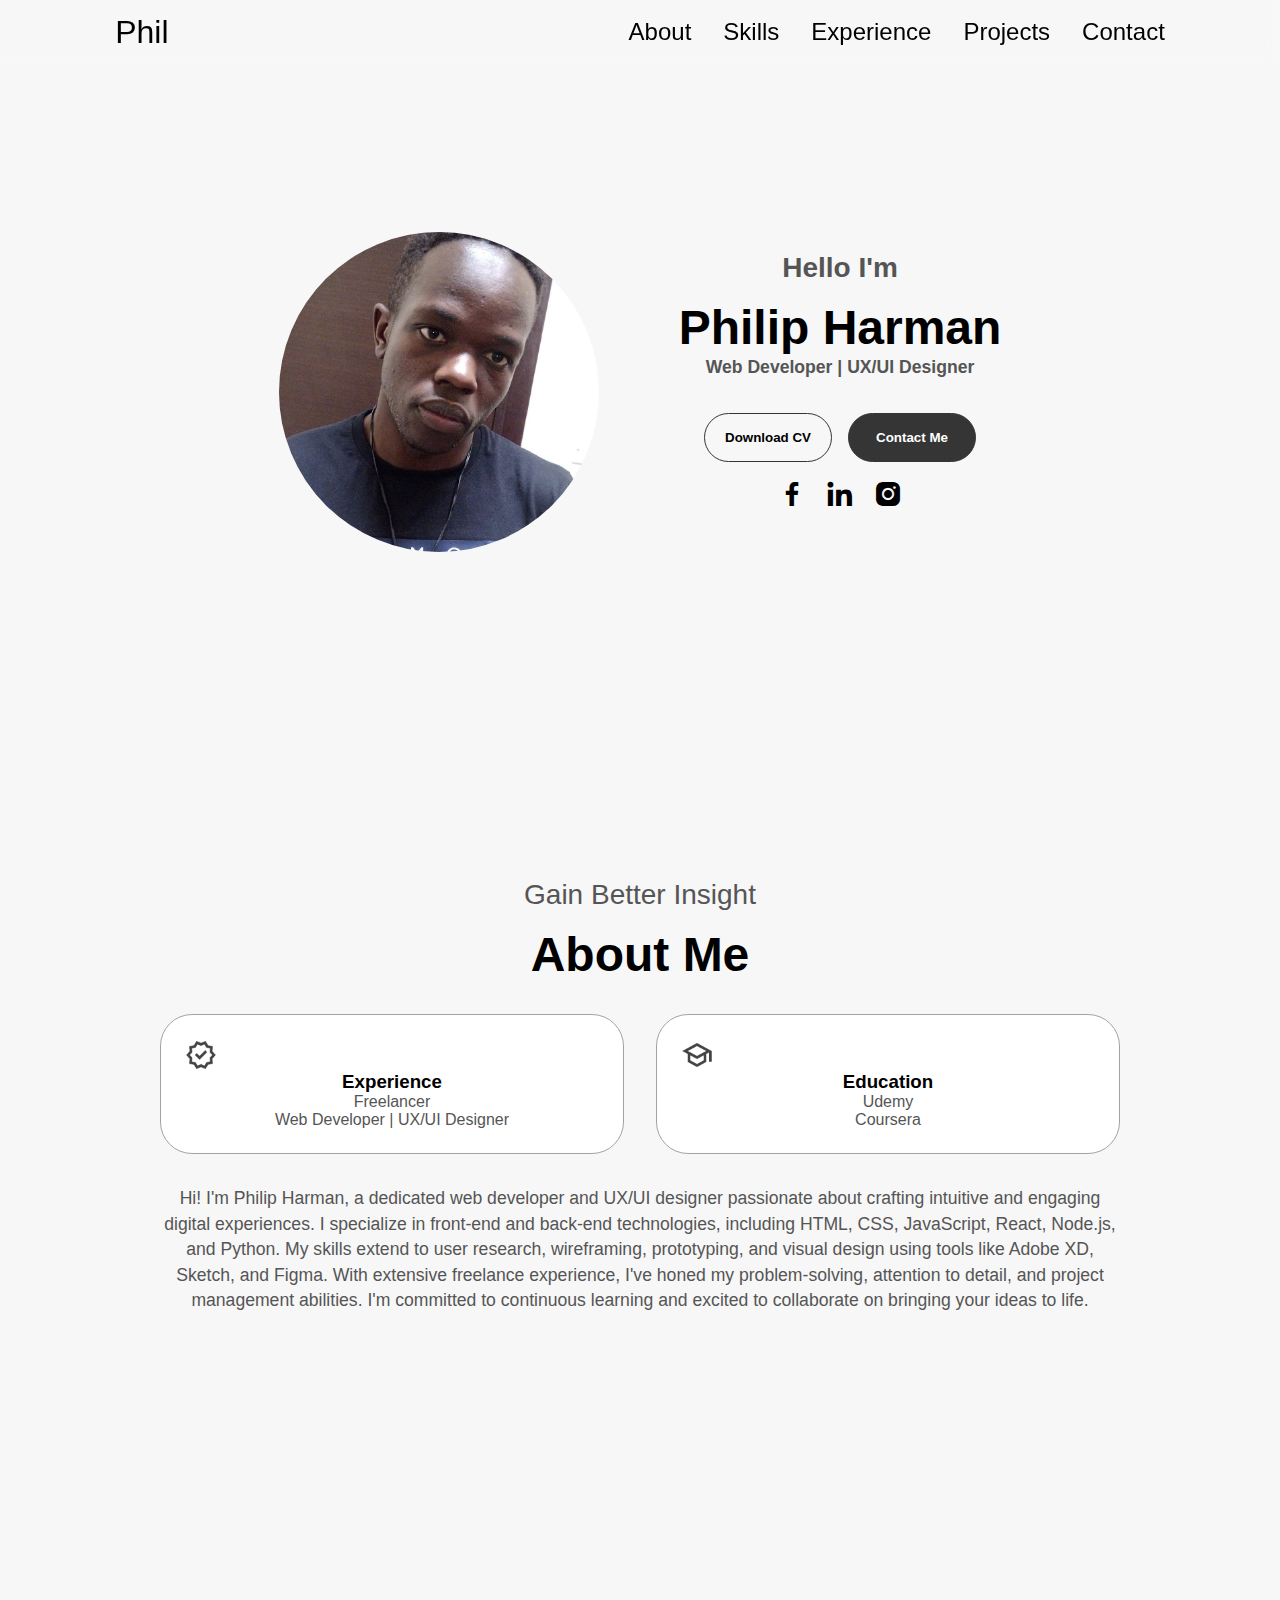
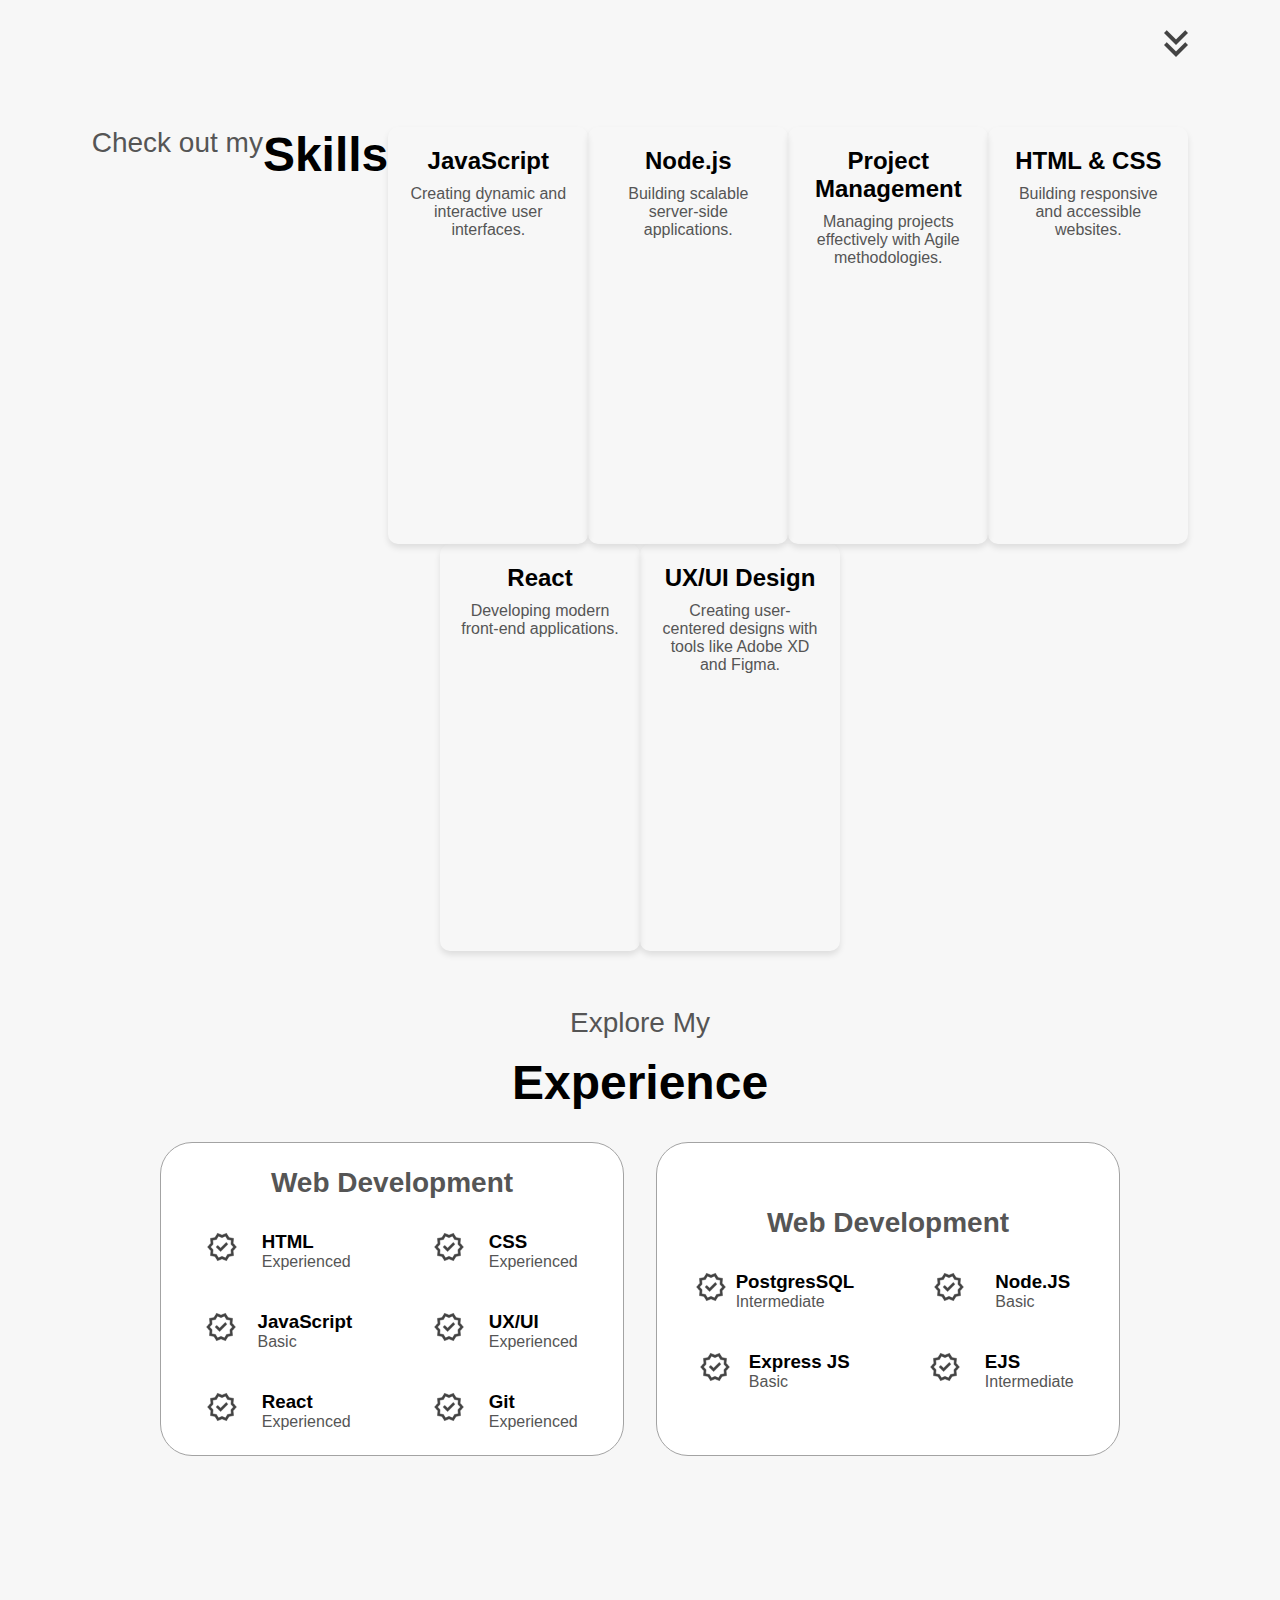
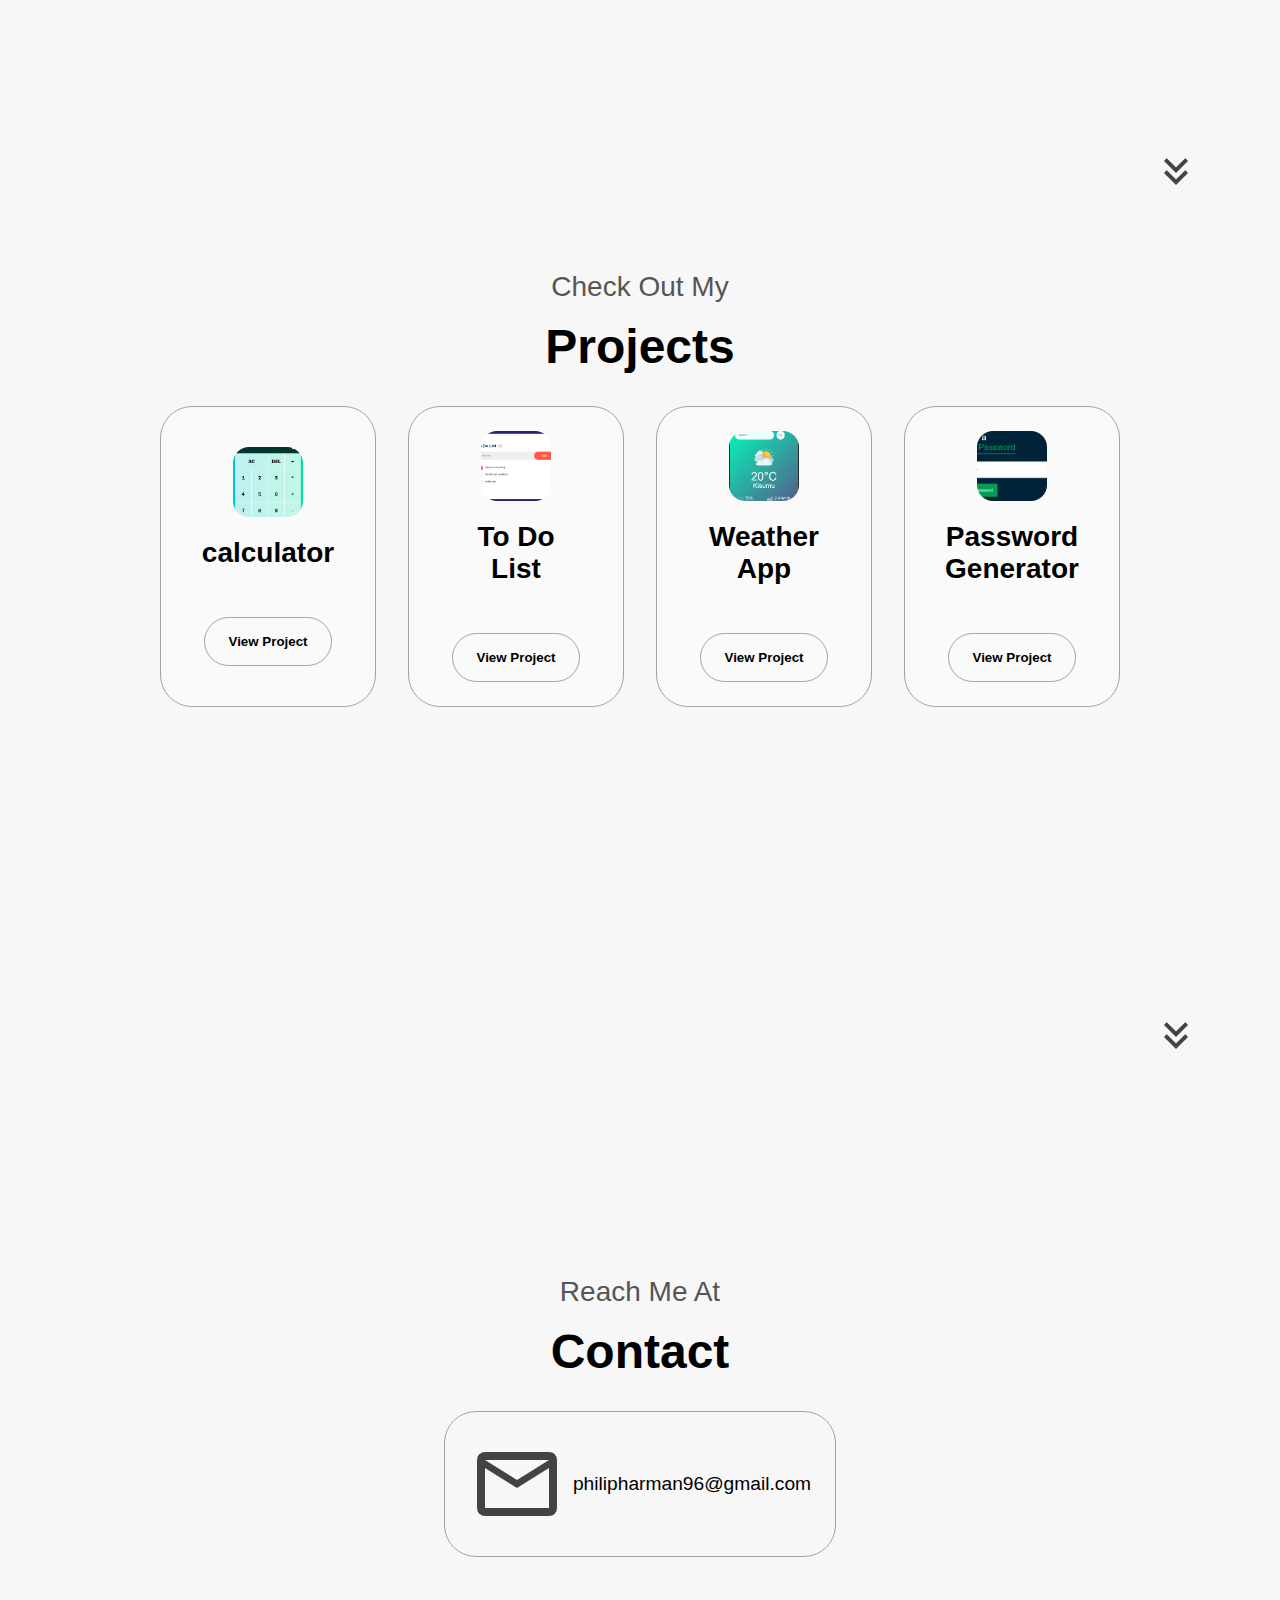
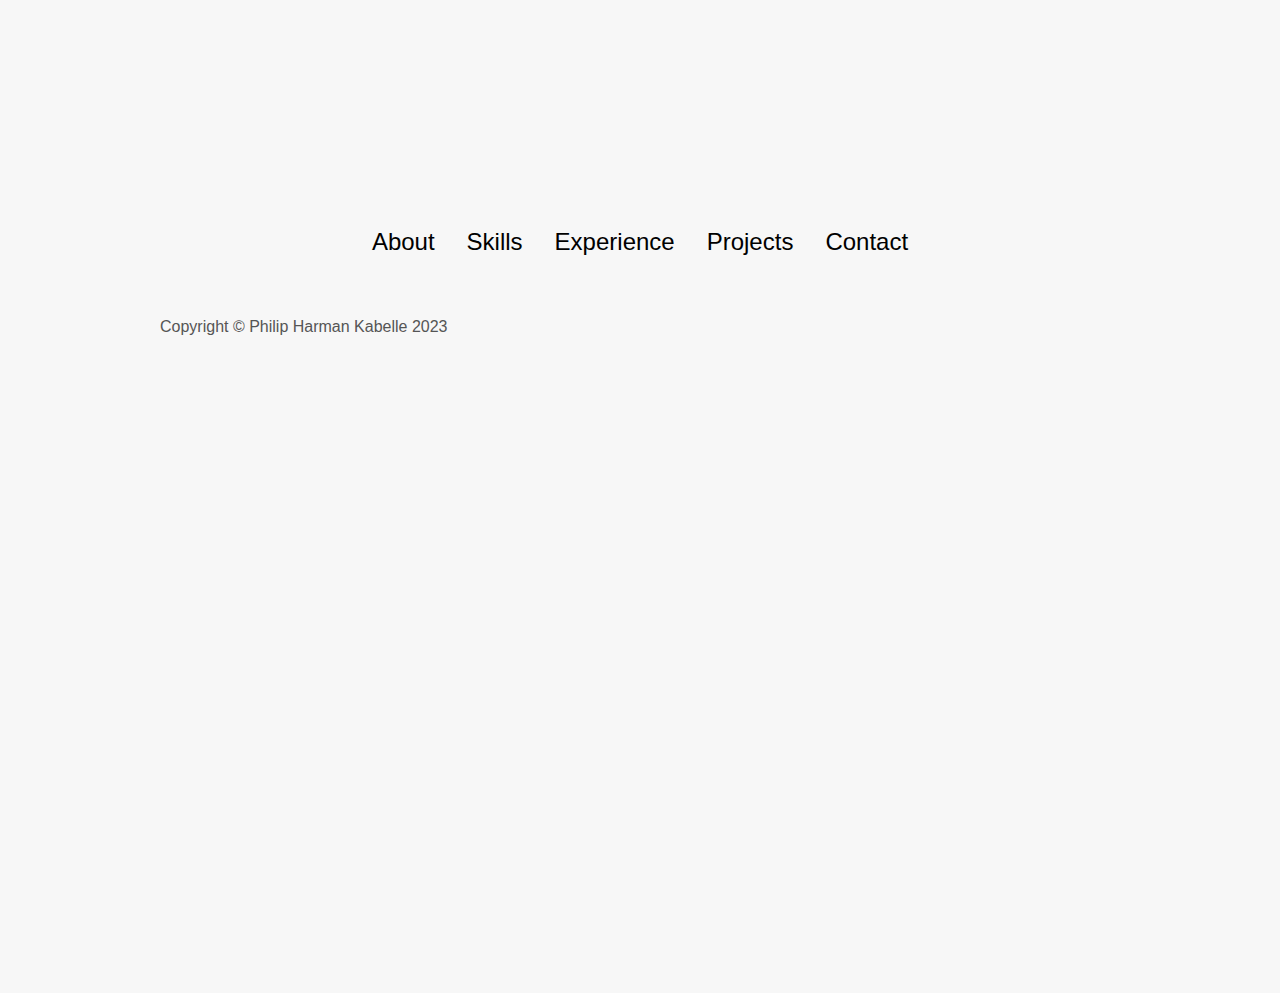
<file: index.html>
<!DOCTYPE html>
<html lang="en">
<head>
    <meta charset="UTF-8">
    <meta name="viewport" content="width=device-width, initial-scale=1.0">
    <title>Phil Portfolio</title>
    <link rel="stylesheet" href="style.css">
    <link rel="stylesheet" href="media qaery.css">
    <link href='https://unpkg.com/boxicons@2.1.4/css/boxicons.min.css' rel='stylesheet'>
</head>
<body>
    <nav id="desktop-nav">
        <div class="logo">Phil</div>
        <div>
            <ul class="nav-links">
                <li><a href="#about">About</a></li>
                <li><a href="#skills">Skills</a></li>
                <li><a href="#experience">Experience</a></li>
                <li><a href="#projects">Projects</a></li>
                <li><a href="#contact">Contact</a></li>
            </ul>
        </div>
    </nav>

    <nav id="mobile-nav">
        <div class="logo">Phil</div>
        <div class="hamburger-menu">
            <div class="mobile-nav-icon" onclick="toggleMenu()">
             <span></span>   
             <span></span>   
             <span></span>   
            </div>
        </div>
        <div class="mobile-menu">
                <li><a href="#about" onclick="toggleMenu()">About</a></li>
                <li><a href="#skills" onclick="toggleMenu()">Skills</a></li>
                <li><a href="#experience" onclick="toggleMenu()">Experience</a></li>
                <li><a href="#projects" onclick="toggleMenu()">Projects</a></li>
                <li><a href="#contact" onclick="toggleMenu()">Contact</a></li>
        </div>
    </nav>

    <section id="profile">
        <div class="pic_container">
            <img src="./Assets/IMAG0130 (2).jpg" alt="about me pic">
        </div>
        <div class="text_profile">
            <p class="p1">Hello I'm</p>
            <h1 class="tittle">Philip Harman</h1>
            <p class="p2">Web Developer | UX/UI Designer</p>
            <div class="btn-container">
                <button class="btn-btn-color-2" onclick="window.open('./Assets/web development cv.pdf')">Download CV</button>
                <button class="btn-btn-color-1" onclick="location.href='./#contact'">Contact Me</button>
            </div>
            <div id="socials-container">
                <a href="https://www.facebook.com/philip.kabelle/" class="facebook"><i class='bx bxl-facebook'></i></a>
                <a href="https://www.linkedin.com/in/philip-harman-b55466243" class="linkedin"><i class='bx bxl-linkedin' ></i></a>
                <a href="https://www.instagram.com/k_phil96?igsh=OGU0MmVlOWVjOQ==" class="instagram"><i class='bx bxl-instagram-alt' ></i></a>
            </div>
            
        </div>
    </section>

    <section id="about">
        <p class="p1">Gain Better Insight</p>
        <h1 class="tittle">About Me</h1>
        <div class="section-container">
            <div class="about-details-container">
                <div class="about-container">
                    <div class="details-container">
                        <img src="./Assets/verified_24dp_434343_FILL0_wght400_GRAD0_opsz24.png" alt="exp-icon" class="icon">
                        <h3>Experience</h3>
                        <p>Freelancer <br>Web Developer | UX/UI Designer</p>
                    </div>
                        <div class="details-container">
                            <img src="./Assets/school_24dp_434343_FILL0_wght400_GRAD0_opsz24.png" alt="exp-icon" class="icon">
                        <h3>Education</h3>
                        <p>Udemy <br>Coursera</p>
                        </div>
                </div>
                <div class="text-container">
                    <p class="p2">Hi! I'm Philip Harman, a dedicated web developer and UX/UI designer passionate about crafting intuitive and engaging digital experiences. I specialize in front-end and back-end technologies, including HTML, CSS, JavaScript, React, Node.js, and Python. My skills extend to user research, wireframing, prototyping, and visual design using tools like Adobe XD, Sketch, and Figma. With extensive freelance experience, I've honed my problem-solving, attention to detail, and project management abilities. I'm committed to continuous learning and excited to collaborate on bringing your ideas to life.
                        </p>
                </div>
            </div>
        </div>
        <img src="./Assets/keyboard_double_arrow_down_24dp_434343_FILL0_wght400_GRAD0_opsz24.png" alt="scroll down" class="icon-arrow"
        onclick="location.href='./#skills'">
    </section>
    <section id="skills">
            <p class="p1">Check out my</p>
            <h1 class="tittle">Skills</h1>
        
        <div class="skill">
            <h3>HTML & CSS</h3>
            <p>Building responsive and accessible websites.</p>
          </div>
          <div class="skill">
            <h3>JavaScript</h3>
            <p>Creating dynamic and interactive user interfaces.</p>
          </div>
          <div class="skill">
            <h3>React</h3>
            <p>Developing modern front-end applications.</p>
          </div>
          <div class="skill">
            <h3>Node.js</h3>
            <p>Building scalable server-side applications.</p>
          </div>
          <div class="skill">
            <h3>UX/UI Design</h3>
            <p>Creating user-centered designs with tools like Adobe XD and Figma.</p>
          </div>
          <div class="skill">
            <h3>Project Management</h3>
            <p>Managing projects effectively with Agile methodologies.</p>
          </div>
          <img src="./Assets/keyboard_double_arrow_down_24dp_434343_FILL0_wght400_GRAD0_opsz24.png" alt="scroll down" class="icon-arrow"
          onclick="location.href='./#experience'">

    </section>
    <section id="experience">
        <p class="p1">Explore My</p>
        <h1 class="tittle">Experience</h1>
        <div class="experience-details-container">
            <div class="about-containers">
            <div class="about-container">
                <div class="details-container">
                    <h2 class="experience-subtittles">Web Development</h2>
                    <div class="article-container">
                        <article>
                            <img src="./Assets/new_releases_24dp_434343_FILL0_wght400_GRAD0_opsz24.png" alt="verified tick" class="icon">
                            <div>
                                <h3>HTML</h3>
                                <p>Experienced</p>
                            </div>
                        </article>
                        <article>
                            <img src="./Assets/new_releases_24dp_434343_FILL0_wght400_GRAD0_opsz24.png" alt="verified tick" class="icon">
                            <div>
                                <h3>CSS</h3>
                                <p>Experienced</p>
                            </div>
                        </article>
                        <article>
                            <img src="./Assets/new_releases_24dp_434343_FILL0_wght400_GRAD0_opsz24.png" alt="verified tick" class="icon">
                            <div>
                                <h3>JavaScript</h3>
                                <p>Basic</p>
                            </div>
                        </article>
                        <article>
                            <img src="./Assets/new_releases_24dp_434343_FILL0_wght400_GRAD0_opsz24.png" alt="verified tick" class="icon">
                            <div>
                                <h3>UX/UI</h3>
                                <p>Experienced</p>
                            </div>
                        </article>
                        <article>
                            <img src="./Assets/new_releases_24dp_434343_FILL0_wght400_GRAD0_opsz24.png" alt="verified tick" class="icon">
                            <div>
                                <h3>React</h3>
                                <p>Experienced</p>
                            </div>
                        </article>
                        <article>
                            <img src="./Assets/new_releases_24dp_434343_FILL0_wght400_GRAD0_opsz24.png" alt="verified tick" class="icon">
                            <div>
                                <h3>Git</h3>
                                <p>Experienced</p>
                            </div>
                        </article>
                    </div>
                </div>
                <div class="details-container">
                    <h2 class="experience-subtittles">Web Development</h2>
                    <div class="article-container">
                        <article>
                            <img src="./Assets/new_releases_24dp_434343_FILL0_wght400_GRAD0_opsz24.png" alt="verified tick" class="icon">
                            <div>
                                <h3>PostgresSQL</h3>
                                <p>Intermediate</p>
                            </div>
                        </article>
                        <article>
                            <img src="./Assets/new_releases_24dp_434343_FILL0_wght400_GRAD0_opsz24.png" alt="verified tick" class="icon">
                            <div>
                                <h3>Node.JS</h3>
                                <p>Basic</p>
                            </div>
                        </article>
                        <article>
                            <img src="./Assets/new_releases_24dp_434343_FILL0_wght400_GRAD0_opsz24.png" alt="verified tick" class="icon">
                            <div>
                                <h3>Express JS</h3>
                                <p>Basic</p>
                            </div>
                        </article>
                        <article>
                            <img src="./Assets/new_releases_24dp_434343_FILL0_wght400_GRAD0_opsz24.png" alt="verified tick" class="icon">
                            <div>
                                <h3>EJS</h3>
                                <p>Intermediate</p>
                            </div>
                        </article>
                       
                    </div>
                </div>
            </div>
        </div>
        <img src="./Assets/keyboard_double_arrow_down_24dp_434343_FILL0_wght400_GRAD0_opsz24.png" alt="scroll down" class="icon-arrow"
        onclick="location.href='./#projects'">
    </section>

    <section id="projects">
        <p class="p1">Check Out My</p>
        <h1 class="tittle">Projects</h1>
        <div class="experience-details-container">
            <div class="about-container">
            <div class="details-container color-container">
                <div class="article-container-1">
                    <img src="./Assets/calculator.png" alt="calculator" class="project-img">
                </div>
                <h2 class="experience-subtittles project-tittle">calculator</h2>
                <div class="btn-container">
                    <button class="btn-btn-color-2 project-btn" onclick="location.href='https://harmanite.github.io/Calculator/'">View Project</button>
                </div>
            </div>
            <div class="details-container color-container">
                <div class="article-container-1">
                    <img src="./Assets/to do list.png" alt="to do list" class="project-img">
                </div>
                <h2 class="experience-subtittles project-tittle">To Do List</h2>
                <div class="btn-container">
                    <button class="btn-btn-color-2 project-btn" onclick="location.href='https://harmanite.github.io/To-do-list1/'">View Project</button>
                </div>
            </div>
            <div class="details-container color-container">
                <div class="article-container-1">
                    <img src="./Assets/weather app.png" alt="calculator" class="project-img">
                </div>
                <h2 class="experience-subtittles project-tittle">Weather App</h2>
                <div class="btn-container">
                    <button class="btn-btn-color-2 project-btn" onclick="location.href='https://harmanite.github.io/Weather-App/'">View Project</button>
                </div>
            </div>
            <div class="details-container color-container">
                <div class="article-container-1">
                    <img src="./Assets/random password generator.png" alt="password genereator" class="project-img">
                </div>
                <h2 class="experience-subtittles project-tittle">Password Generator</h2>
                <div class="btn-container">
                    <button class="btn-btn-color-2 project-btn" onclick="location.href='https://harmanite.github.io/Password-generetor/'">View Project</button>
                </div>
            </div>
        </div>
    </div>
        </div>
        <img src="./Assets/keyboard_double_arrow_down_24dp_434343_FILL0_wght400_GRAD0_opsz24.png" alt="scroll down" class="icon-arrow"
        onclick="location.href='./#contact'">
    </section>

    <section id="contact">
        <p class="p1">Reach Me At</p>
        <h1 class="tittle">Contact</h1>
        <div class="contact-info-upper-container">
            <div class="contact-info-container">
                <img src="./Assets/mail_24dp_434343_FILL0_wght400_GRAD0_opsz24.png" alt="email icon" class="icon contact-icon">
                <p cla><a href="mailto:philipharman96@gmail.com">philipharman96@gmail.com</a></p>
            </div>
        </div>

    </section>

    <section id="footer">
        <nav class="nav-links-container">
            <ul class="nav-links">
                <li><a href="#about">About</a></li>
                <li><a href="#skills">Skills</a></li>
                <li><a href="#experience">Experience</a></li>
                <li><a href="#projects">Projects</a></li>
                <li><a href="#contact">Contact</a></li>
            </ul>
        </nav>
        <p>Copyright &#169; Philip Harman Kabelle 2023</p>
    </section>


    <script src="script.js"></script>
</body>
</html>
</file>
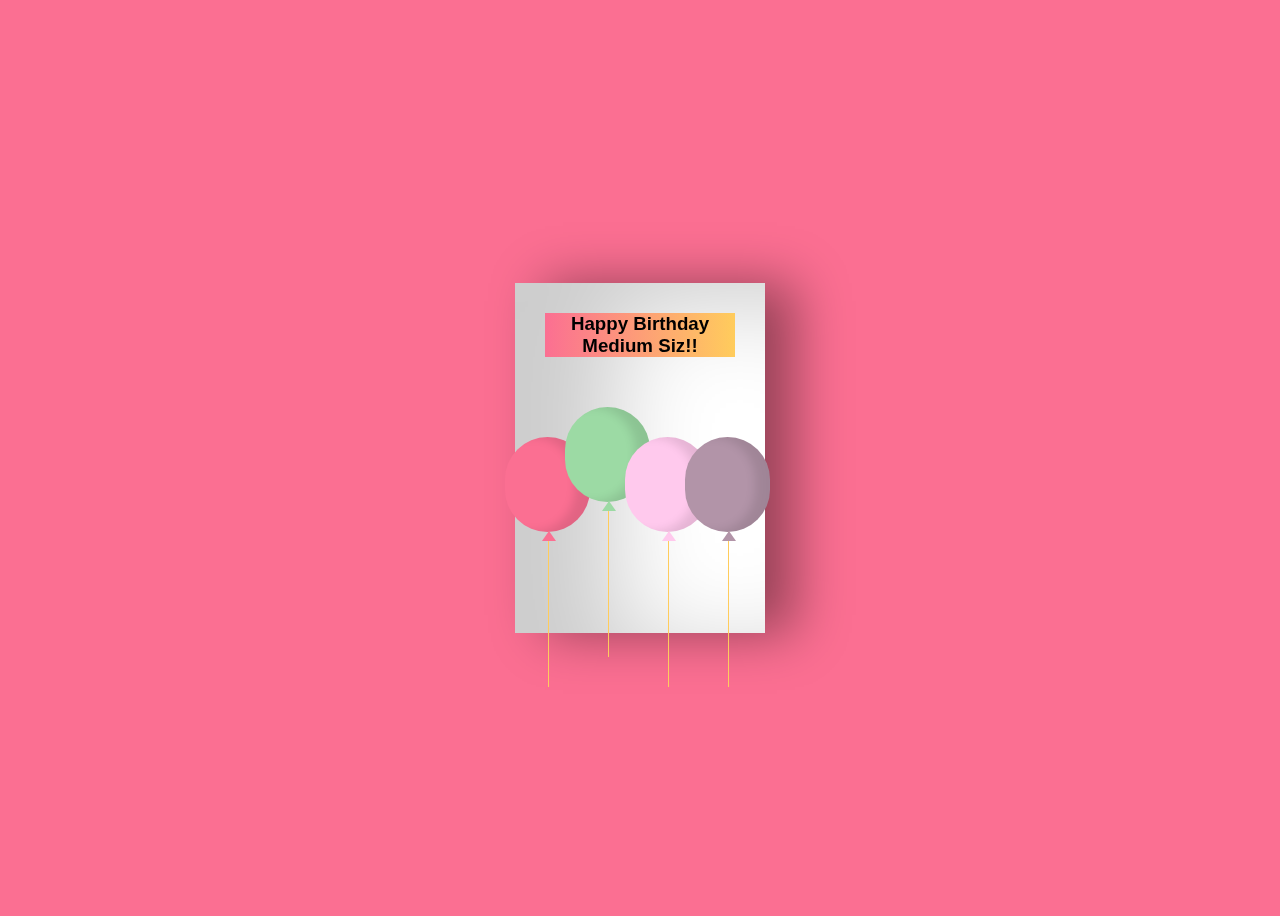
<file: Lilly/index.html>
<!DOCTYPE html>
<html lang="en">
<head>
    <meta charset="UTF-8">
    <meta name="viewport" content="width=device-width, initial-scale=1.0">
    <title>Happy Birthday</title>
    <link rel="stylesheet" href="./style.css">
</head>
<body>
    <div class="birthday-card">
        <div class="card-front">
            <h3 class="birthday-girl">Happy Birthday Medium Siz!!</h3>
            <div class="balloons">
                <div class="balloon-1"></div>
                <div class="balloon-2"></div>
                <div class="balloon-3"></div>
                <div class="balloon-4"></div>
            </div>
        </div>
        <div class="card-inside">
            <h3 class="back">Happy Birthday</h3>
            <p>Dear Medium siz</p>
            <p>Happy birthday medium siz, thanks for all you've done for me, thanks for always being there for, thanks for understanding, thanks for everything. Am blessed to have you as my Medium siz. love you so much😘😘 </p>
            <!-- <p class="name">Love Philip</p> -->
        </div>
    </div>
    
</body>
</html>
</file>
<file: style.css>
/* general styling */
*{
    margin: 0;
    padding: 0;
    box-sizing: border-box;
    font-family: 'Poppins', sans-serif;
}

body{
    background: #f7f7f7;
    /* --s: 105px; control the size */
    /* --c1: #b2b2b2;
    --c2: #ffffff;
    --c3: #d9d9d9;
        
    --_g: var(--c3) 0 120deg,#0000 0;
    background:
          conic-gradient(from -60deg at 50% calc(100%/3),var(--_g)),
          conic-gradient(from 120deg at 50% calc(200%/3),var(--_g)),
          conic-gradient(from  60deg at calc(200%/3),var(--c3) 60deg,var(--c2) 0 120deg,#0000 0),
          conic-gradient(from 180deg at calc(100%/3),var(--c1) 60deg,var(--_g)),
          linear-gradient(90deg,var(--c1)   calc(100%/6),var(--c2) 0 50%,
                                var(--c1) 0 calc(500%/6),var(--c2) 0);
    background-size: calc(1.732*var(--s)) var(--s); */
}

html{
    scroll-behavior: smooth;
    /* --s: 105px; control the size */
    /* --c1: #b2b2b2;
    --c2: #ffffff;
    --c3: #d9d9d9;
        
    --_g: var(--c3) 0 120deg,#0000 0;
    background:
          conic-gradient(from -60deg at 50% calc(100%/3),var(--_g)),
          conic-gradient(from 120deg at 50% calc(200%/3),var(--_g)),
          conic-gradient(from  60deg at calc(200%/3),var(--c3) 60deg,var(--c2) 0 120deg,#0000 0),
          conic-gradient(from 180deg at calc(100%/3),var(--c1) 60deg,var(--_g)),
          linear-gradient(90deg,var(--c1)   calc(100%/6),var(--c2) 0 50%,
                                var(--c1) 0 calc(500%/6),var(--c2) 0);
    background-size: calc(1.732*var(--s)) var(--s); */
}

p{
    color: rgb(85, 85, 85);
}

/* Transitions */
a, .btn{
    transition: all 300ms ease;
}

/* Desktop Nav */

#desktop-nav{
    position: fixed;
    top: 0;
    left: 0;
    width: 100%;
    height: 5vh;
    padding: 2rem 9%;
    background: transparent;
    backdrop-filter: blur(10px);
    display: flex;
    justify-content: space-between;
    align-items: center;
    z-index: 100;
}

nav, .nav-links{
    display: flex;
    list-style: none;
}

nav{
    justify-content: space-around;
    align-items: center;
    height: 17vh;
}

.nav-links{
    gap: 2rem;
    list-style: none;
    font-size: 1.5rem;
}

a{
    color: black;
    text-decoration: none;
    text-decoration-color: white;
}

a:hover{
    color: grey;
    text-decoration: underline;
    text-underline-offset: 1rem;
    text-decoration-color: rgb(181, 181, 181);
}

.logo{
    font-size: 2rem;
}

.logo:hover{
    cursor: default;
}

/* mobile menu */

#mobile-nav{
    display: none;
}

.hamburger-menu{
    position: relative;
    display: inline-block;
}

.mobile-nav-icon{
    display: flex;
    flex-direction: column;
    justify-content: space-between;
    height: 24px;
    width: 30px;
    cursor: pointer;
}

.mobile-nav-icon span{
    width: 100%;
    height: 2px;
    background-color: black;
    transition: all 0.3 ease-in-out;
}

.mobile-menu{
    position: absolute;
    top: 15%;
    right: 100px;
    background-color: white;
    width: fit-content;
    max-height: 0;
    overflow: hidden;
    transition: all 0.3 ease-in-out;
}

.mobile-menu a{
    display: block;
    padding: 10px;
    text-align: center;
    font-size: 1.5rem;
    color: black;
    text-decoration: none;
    transition: all 0.3 ease-in-out;
}

.mobile-menu li{
    list-style: none;
}

.mobile-menu.open{
    max-height: 300px;
}

.mobile-nav-icon.open span:first-child{
    transform: rotate(45deg) translate(10px, 5px);
}
.mobile-nav-icon.open span:nth-child(2){
    opacity: 0;
}
.mobile-nav-icon.open span:last-child{
    transform: rotate(-45deg) translate(10px, -5px);
}

.mobile-nav-icon span:first-child{
    transform: none;
}
.mobile-nav-icon span:first-child{
    opacity: 1;
}
.mobile-nav-icon span:first-child{
    transform: none;
}

/* sections */
section{
    padding-top: 4vh;
    height: 96vh;
    margin: 0 10rem;
    box-sizing: border-box;
    min-height: fit-content;
}

.section-container{
    display: flex;
}

/* profile pic */
#profile{
    display: flex;
    justify-content: center;
    gap: 5rem;
    height: 80vh;
}

.pic_container{
    display: flex;
    justify-content: center;
    align-items: center;
    width: 25vw;
    height: 25vw;
    margin: auto 0;
    border-radius: 50%;
    overflow: hidden;
}

.pic_container img{
    width: 100%;
    height: 100%;
    object-fit: cover;
}

.text_profile{
    align-self: center;
    text-align: center;
}

.text_profile p{
    font-weight: 600;
}

.text_profile, .p1{
    text-align: center;
    
}

.text_profile, .p1{
    font-size: 1.75rem;
    margin-bottom: 1rem;
}

.tittle{
    font-size: 3rem;
    text-align: center;
}

#socials-container{
    display: flex;
    justify-content: center;
    margin-top: 1rem;
    gap: 1rem;
}

i{
    cursor: pointer;
    font-size: 2rem;

}

/* buttons */

.btn-container{
    display: flex;
    justify-content: center;
    gap: 1rem;
    margin-top: 2rem;
}

.btn{
    font-weight: 600;
    transition: all 300ms ease;
    padding: 1rem;
    width: 8rem;
    border-radius: 2rem;
}

.btn-btn-color-1, .btn-btn-color-2{
    border: rgb(53, 53, 53) 0.1rem solid;
    font-weight: 600;
    transition: all 300ms ease;
    padding: 1rem;
    width: 8rem;
    border-radius: 2rem;
}

.btn-btn-color-1:hover, 
.btn-btn-color-2:hover{
    cursor: pointer;
}

.btn-btn-color-1, 
.btn-btn-color-2:hover{
    background: rgb(53, 53, 53);
    color: white;
}

.btn-btn-color-1:hover{
    background: rgb(0, 0, 0);
}

.btn-btn-color-2{
    background: none;
}

.btn-btn-color-2:hover{
    border: rgb(255, 255, 255) 0.1rem solid;
}

.btn-container{
    gap: 1rem;
}

/* About Me Section */

#about{
    position: relative;
}

.about-container{
    gap: 2rem;
    margin-bottom: 2rem;
    margin-top: 2rem;
}

.details-container{
    justify-content: center;
    flex-direction: column;
}

.about-container, .details-container{
    display: flex;

}

.about-pic{
    display: block;
    border-radius: 0;
    width: 100%;
    height: 100%;
    margin-bottom: 20px;
}

.icon-arrow{
    position: absolute;
    right: -5rem;
    bottom: 2.5rem;
    width: 3rem;
    cursor: pointer;
}

.details-container{
    padding: 1.5rem;
    flex: 1;
    background: white;
    border-radius: 2rem;
    border: rgb(53, 53, 53) 0.1rem solid;
    border-color: rgb(163, 163, 163);
    text-align: center;
}

.section-container{
    gap: 4rem;
    height: 80%;
}

.pic_container img{
    border-radius: 0%;
}

.details-container img{
    width: 2rem;
    height: 2rem;
    object-fit: cover;
}

.p2{
    font-size: 1.1rem;
    line-height: 1.6rem;
    margin-bottom: 20px;
    text-align: center;
    margin-bottom: 2rem;
}

/* skills section */

#skills{
    position: relative;
    display: flex;  
    flex-wrap: wrap;
    flex-direction: row;
    justify-content: center;
    max-width: 1200px;
    margin: 0 auto;
    padding: 20px;
  }


  
.skill {
    width: 10%;
    gap: 1rem;
    background-color: var(--primary-color);
    color: var(--background-color);
    padding: 20px;
    border-radius: 10px;
    text-align: center;
    flex: 1 1 200px;
    max-width: 200px;
    box-shadow: 0 4px 6px rgba(0, 0, 0, 0.1);
    transition: transform 0.3s ease, box-shadow 0.3s ease;
  }

  .skill:nth-child(odd){
    order: 1;
  }
  
.skill:hover {
    transform: translateY(-5px);
    box-shadow: 0 8px 12px rgba(0, 0, 0, 0.2);
  }
  
.skill h3 {
    margin-top: 0;
    margin-bottom: 10px;
    font-size: 1.5em;
  }
  
.skill p {
    margin: 0;
    font-size: 1em;
  }


  /* Experience section */

#experience{
    position: relative;
}

.experience-subtittles{
    color: rgb(85, 85, 85);
    font-weight: 600;
    font-size: 1.75rem;
    margin-bottom: 2rem;
}

.experience-details-container{
    display: flex;
    justify-content: center;
    flex-direction: column;
}

.article-container{
    display: flex;
    text-align: initial;
    flex-wrap: wrap;
    flex-direction: row;
    gap: 2.5rem;
    justify-content: space-around;
}

article{
    display: flex;
    width: 10rem;
    justify-content: space-around;
    gap: 0.5rem;
}

article, .icon{
    cursor: default;

}

/* Projects section */


#projects{
    position: relative;
}

.color-container{
    border-color: rgb(163, 163, 163);
    background: rgb(250, 250, 250);
}

.article-container-1 .project-img{
    width: 70px;
    height: 70px;
    /* object-fit: cover; */
    border-radius: 1rem;
}

.project-tittle{
    margin: 1rem;
    color: black;
}

.project-btn{
    color: black;
    border-color: rgb(163, 163, 163);
}

.project-btn:hover{
    background-color: rgb(163, 163, 163);
    color: white;
}


/* contact page */

#contact{
    display: flex;
    justify-content: center;
    flex-direction: column;
    height: 70vh;
}

.contact-info-upper-container{
    display: flex;
    justify-content: center;
    border-radius: 2rem;
    border: rgb(53, 53, 53) 0.1rem solid;
    border-color: rgb(163, 163, 163);
    margin: 2rem auto;
    padding: 0.5rem;
}

.contact-info-container{
    display: flex;
    align-items: center;
    justify-content: center;
    gap: 0.5rem;
    margin: 1rem;   
}

.contact-info-container p{
    font-size: larger;
}

.contact-icon{
    cursor: default;
}

/* footer */

footer{
    height: 26vh;
    margin: 0 1rem;
}

footer p{
    text-align: center;
}
</file>
<file: media qaery.css>
@media screen and (max-width: 1400px){
    #profile{
        height: 83vh;
        margin-bottom: 6rem;

    }

    .about-container{
        flex-wrap: wrap;

    }
}

@media screen and (max-width: 1200px){
    #desktop-nav{
        display: none;

    }

    #mobile-nav{
        display: flex;
    }

    #experience, .experience-details-container{
        margin-top: 2rem;
    }

    #profile, .pic_container{
        display: block;
    }

    .icon-arrow{
        display: none;
    }

    section, .section-container{
        height: fit-content;
    }

    section{
        margin: 0 5%;
    }

    .section-container{
        width: 275px;
        height: 275px;
        margin: 0 auto 2rem;
    }

    .about-container{
        margin-top: 0;
    }
}

@media screen and (max-width: 600px){
    #contact, footer{
        height: 40vh;
    }

    #profile{
        height: 83vh;
        margin-bottom: 0;
    }

    article{
        font-size: 1rem;
    }

    footer, nav{
        height: fit-content;
        margin-bottom: 2rem;
    }

    .about-container, .contact-info-upper-container, .btn-container{
        flex-wrap: wrap;
    }

    .contact-info-container{
        margin: 0;
    }

    .contact-info-container p, .nav-links li a{
        font-size: 1rem;
    }

    .experience-subtittles{
        font-size: 1.35rem;
    }

    .logo{
        font-size: 1.5rem;
    }    

    .nav-links{
        flex-direction: column;
        gap: 0.5rem;
        text-align: center;
    }

    .pic_container{
        width: auto;
        height: 46vw;
        justify-content: center;
    }

    .p2{
        font-size: 1.25rem;
    }

    .tittle{
        font-size: 2rem;
    }

    .text-container{
        text-align: justify;
    }
}
</file>
<file: Lilly/style.css>
body {
    display: flex;
    align-items: center;
    justify-content: center;
    height: 100vh;
    background-color: #fb6f92;
}

.birthday-card {
    position: relative;
    width: 250px;
    height: 350px;
    transform-style: preserve-3d;
    perspective: 1000px;
    cursor: pointer;
    transition: transform 1s;
}

.birthday-card:hover .card-front {
    transform: rotateY(-180deg);
}

.birthday-card:hover .card-inside {
    transform: rotateY(0deg);
}

.card-front, .card-inside {
    position: absolute;
    width: 100%;
    height: 100%;
    backface-visibility: hidden;
    transition: transform 1s;
}

.card-front {
    background-color: #fff;
    box-shadow: inset 100px 20px 100px rgba(0, 0, 0, 0.2), 30px 0 50px rgba(0, 0, 0, 0.4);
}

.card-inside {
    background-color: #fff;
    transform: rotateY(180deg);
    box-shadow: inset 100px 20px 100px rgba(0, 0, 0, 0.2);
}

.birthday-girl {
    font-family: 'Franklin Gothic Medium', 'Arial Narrow', Arial, sans-serif;
    text-align: center;
    margin: 30px;
    background-image: linear-gradient(90deg, #fb6f92, #ffcc5c);
}

.balloons {
    position: absolute;
}

.balloon-1, .balloon-2, .balloon-3, .balloon-4 {
    position: absolute;
    width: 85px;
    height: 95px;
    border-radius: 50px;
}

.balloon-1 {
    background-color: #fb6f92;
    top: 50px;
    left: -10px;
    box-shadow: inset -15px 0 10px rgba(0, 0, 0, 0.1);
}

.balloon-2 {
    background-color: #9cdaa4;
    top: 20px;
    left: 50px;
    box-shadow: inset -15px 0 10px rgba(0, 0, 0, 0.1);
}

.balloon-3 {
    background-color: #ffc9ed;
    top: 50px;
    left: 110px;
    box-shadow: inset -15px 0 10px rgba(0, 0, 0, 0.1);
}

.balloon-4 {
    background-color: #b294a8;
    top: 50px;
    left: 170px;
    box-shadow: inset -15px 0 10px rgba(0, 0, 0, 0.1);
}

.balloon-1::before, .balloon-2::before, .balloon-3::before, .balloon-4::before {
    content: "";
    position: absolute;
    width: 1px;
    height: 155px;
    background-color: #ffcc5c;
    top: 95px;
    left: 43px;
}

.balloon-1::after, .balloon-2::after, .balloon-3::after, .balloon-4::after {
    content: "";
    position: absolute;
    border-right: 7px solid transparent;
    border-left: 7px solid transparent;
    top: 94px;
    left: 37px;
}

.balloon-1::after {
    border-bottom: 10px solid #fb6f92;
}

.balloon-2::after {
    border-bottom: 10px solid #9cdaa4;
}

.balloon-3::after {
    border-bottom: 10px solid #ffc9ed;
}

.balloon-4::after {
    border-bottom: 10px solid #b294a8;
}

.card-inside p {
    font-family: 'Franklin Gothic Medium', 'Arial Narrow', Arial, sans-serif, cursive;
    margin: 40px;
    color: #333;
}

.name {
    position: absolute;
    left: 150px;
    top: 200px;
    color: #333;
}

.back {
    font-family: 'Courier New', Courier, monospace;
    color: #333;
    text-align: center;
    margin: 30px;
    outline-color: #333;
    outline-style: dotted;
    outline-width: 2px;
}
</file>
